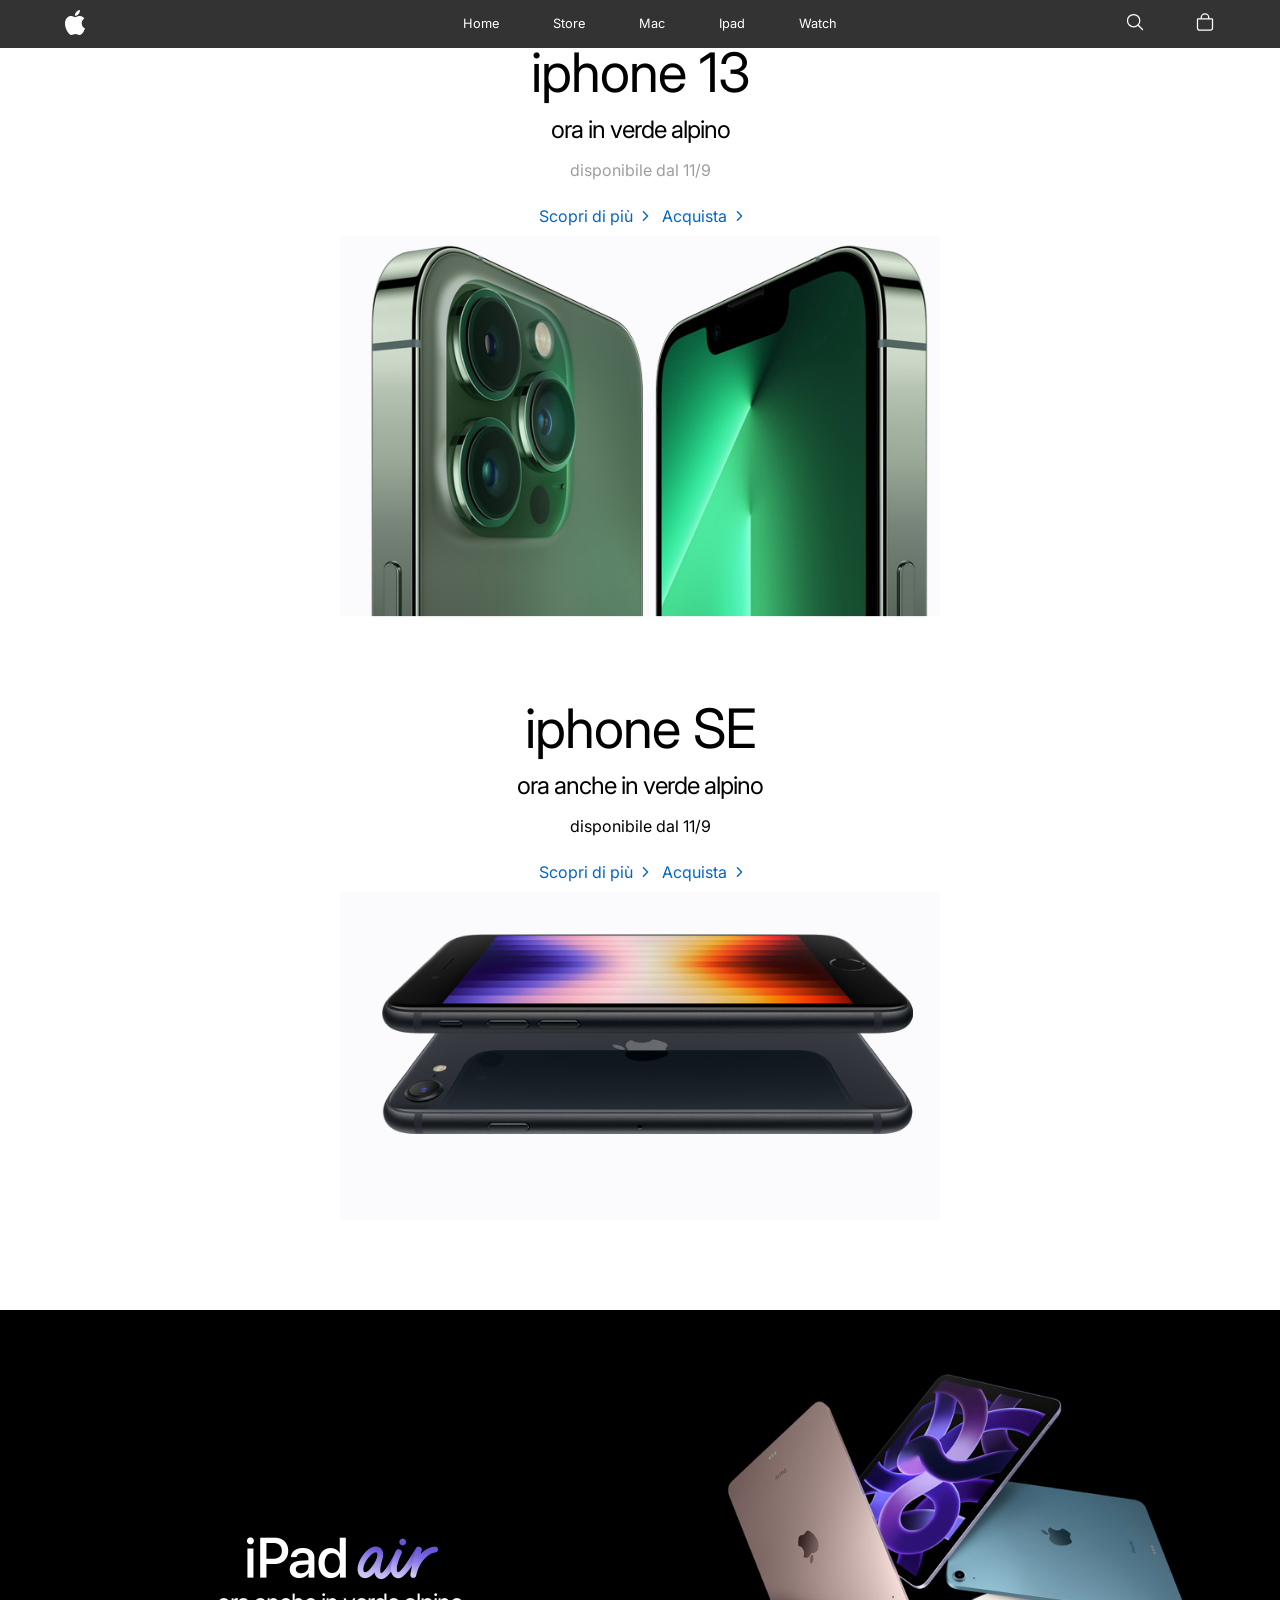
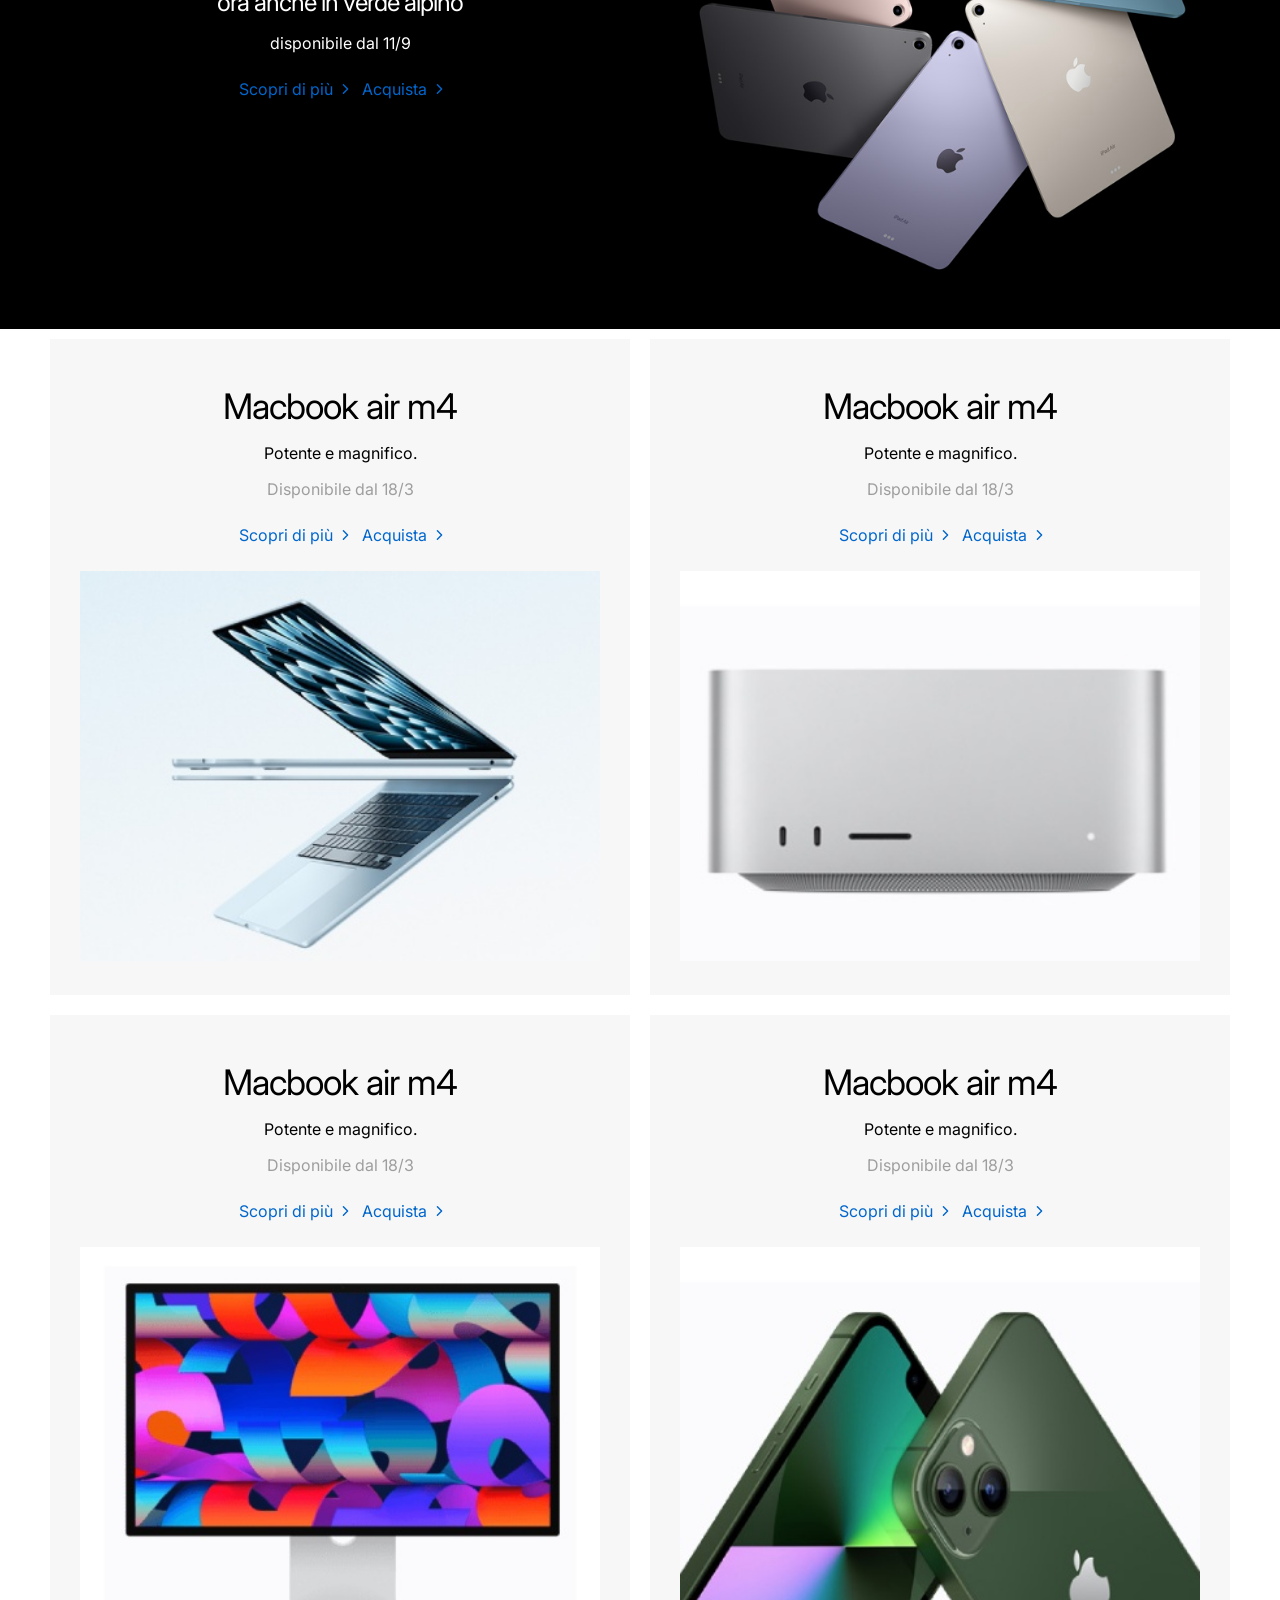
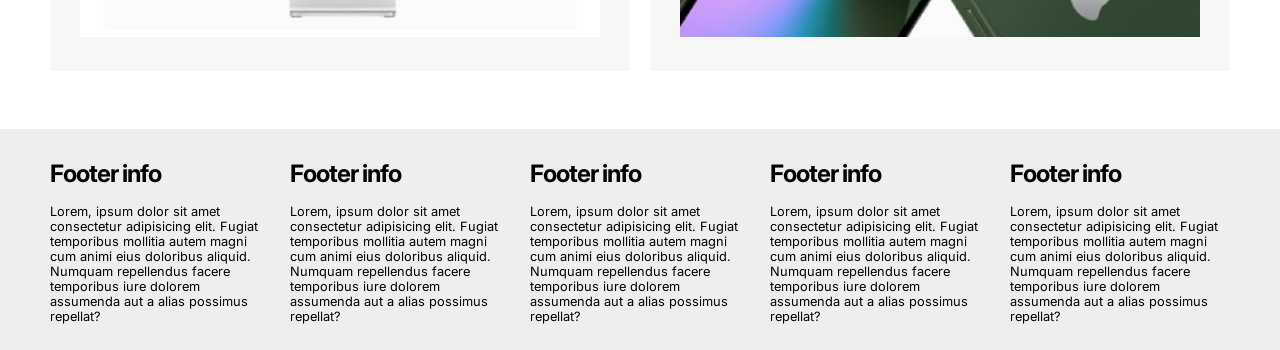
<file: Modulo 1/Apple v1/index.html>
<!DOCTYPE html>
<html lang="en">
<head>
    <meta charset="UTF-8">
    <meta name="viewport" content="width=device-width, initial-scale=1.0">
    <title>Apple Home</title>

    <link rel="preconnect" href="https://fonts.googleapis.com">
    <link rel="preconnect" href="https://fonts.gstatic.com" crossorigin>
    <link href="https://fonts.googleapis.com/css2?family=Inter:ital,opsz,wght@0,14..32,100..900;1,14..32,100..900&family=Lato:ital,wght@0,300;0,400;0,700;0,900;1,400&family=Staatliches&display=swap" rel="stylesheet">

    <link rel="stylesheet" href="style.css">
</head>
<body>



<!-- Menù -->
<header class="header__bg">
    <div class="header">
        <!-- Logo -->
        <a href="#" class="header__logo"><img src="Apple_logo_black.svg" class="icons" alt=""></a>
                <!-- Link -->
                <ul class="header__menu">
                    <li><a href="#">Home</a></li>
                    <li><a href="#">Store</a></li>
                    <li><a href="#">Mac</a></li>
                    <li><a href="#">Ipad</a></li>
                    <li><a href="#">Watch</a></li>
                </ul>
        <!-- Icone/bottone -->
        <div class="header__icons">
            <a href="#"><img src="search-outline.svg" class="icons" alt=""></a>
            <a href="#"><img src="bag-outline.svg" class="icons" alt=""></a>
        </div>
        <!-- Hamburger -->
         <div class="hamburger">
            <span></span>
            <span></span>
         </div>
    </div>
</header>


<div class="spacer"></div>


<div class="cover--small">
    <h1 class="fw-normal">iphone 13</h1>
    <h3 class="fw-normal">ora in verde alpino</h3>
    <p class="text-grey">disponibile dal 11/9</p>
    <div>
        <a href="#" class="button button-a">Scopri di più <img src="Img/angle.svg" alt=""></a>
        <a href="#" class="button button-a">Acquista<img src="Img/angle.svg" alt=""></a>
    </div>
    <img src="Img/iphone.png" class="img-res" alt="">
</div>






<div class="cover--small mt-5">
    <h2 class="text-1 fw-normal">iphone SE</h2>
    <h3 class="fw-normal">ora anche in verde alpino</h3>
    <p>disponibile dal 11/9</p>
    <div>
        <a href="#" class="button button-a">Scopri di più <img src="Img/angle.svg" alt=""></a>
        <a href="#" class="button button-a">Acquista<img src="Img/angle.svg" alt=""></a>
    </div>
    <img src="Img/iphone-se.png" class="img-res" alt="">
</div>






<div class="bg-black">
    <div class="doppia mt-5">

        <div class="col-50 text-center p-3">
            <img src="Img/ipad-title.png" alt="">
            <h3 class="fw-normal">ora anche in verde alpino</h3>
            <p>disponibile dal 11/9</p>
            <div>
                <a href="#" class="button button-a">Scopri di più <img src="Img/angle.svg" alt=""></a>
                <a href="#" class="button button-a">Acquista<img src="Img/angle.svg" alt=""></a>
            </div>  
        </div>

        <div class="col-50 p-3">
            <img src="Img/ipad.png" class="img-res" alt="">
        </div>

    </div>
</div>





    <div class="grid">
        <div class="col-50">
            <div class="card">
                <h2 class="fw-normal mt-1">Macbook air m4</h2>
                <p>Potente e magnifico.</p>
                <p class="text-grey">Disponibile dal 18/3</p>
                <div>
                    <a href="#" class="button button-a">Scopri di più <img src="Img/angle.svg" alt=""></a>
                    <a href="#" class="button button-a">Acquista<img src="Img/angle.svg" alt=""></a>
                </div> 
                <img src="Macbook air.jpg" class="img-res mt-1" alt="">
            </div>
        </div>
        <div class="col-50">
            <div class="card">
                <h2 class="fw-normal mt-1">Macbook air m4</h2>
                <p>Potente e magnifico.</p>
                <p class="text-grey">Disponibile dal 18/3</p>
                <div>
                    <a href="#" class="button button-a">Scopri di più <img src="Img/angle.svg" alt=""></a>
                    <a href="#" class="button button-a">Acquista<img src="Img/angle.svg" alt=""></a>
                </div> 
                <img src="mac studio.jpg" class="img-res mt-1" alt="">
            </div>
        </div>
    </div>



    <div class="grid">
        <div class="col-50">
            <div class="card">
                <h2 class="fw-normal mt-1">Macbook air m4</h2>
                <p>Potente e magnifico.</p>
                <p class="text-grey">Disponibile dal 18/3</p>
                <div>
                    <a href="#" class="button button-a">Scopri di più <img src="Img/angle.svg" alt=""></a>
                    <a href="#" class="button button-a">Acquista<img src="Img/angle.svg" alt=""></a>
                </div> 
                <img src="Mac.jpg" class="img-res mt-1" alt="">
            </div>
        </div>
        <div class="col-50">
            <div class="card">
                <h2 class="fw-normal mt-1">Macbook air m4</h2>
                <p>Potente e magnifico.</p>
                <p class="text-grey">Disponibile dal 18/3</p>
                <div>
                    <a href="#" class="button button-a">Scopri di più <img src="Img/angle.svg" alt=""></a>
                    <a href="#" class="button button-a">Acquista<img src="Img/angle.svg" alt=""></a>
                </div> 
                <img src="iphone 2.jpg" class="img-res mt-1" alt="">
            </div>
        </div>
    </div>




<div class="footer">
    <div class="grid">
        <div class="col-20">
            <h3>Footer info</h3>
            <p>Lorem, ipsum dolor sit amet consectetur adipisicing elit. Fugiat temporibus mollitia autem magni cum animi eius doloribus aliquid. Numquam repellendus facere temporibus iure dolorem assumenda aut a alias possimus repellat?</p>
        </div>
        <div class="col-20">
            <h3>Footer info</h3>
            <p>Lorem, ipsum dolor sit amet consectetur adipisicing elit. Fugiat temporibus mollitia autem magni cum animi eius doloribus aliquid. Numquam repellendus facere temporibus iure dolorem assumenda aut a alias possimus repellat?</p>
        </div>
        <div class="col-20">
            <h3>Footer info</h3>
            <p>Lorem, ipsum dolor sit amet consectetur adipisicing elit. Fugiat temporibus mollitia autem magni cum animi eius doloribus aliquid. Numquam repellendus facere temporibus iure dolorem assumenda aut a alias possimus repellat?</p>
        </div>
        <div class="col-20">
            <h3>Footer info</h3>
            <p>Lorem, ipsum dolor sit amet consectetur adipisicing elit. Fugiat temporibus mollitia autem magni cum animi eius doloribus aliquid. Numquam repellendus facere temporibus iure dolorem assumenda aut a alias possimus repellat?</p>
        </div>
        <div class="col-20">
            <h3>Footer info</h3>
            <p>Lorem, ipsum dolor sit amet consectetur adipisicing elit. Fugiat temporibus mollitia autem magni cum animi eius doloribus aliquid. Numquam repellendus facere temporibus iure dolorem assumenda aut a alias possimus repellat?</p>
        </div>
    </div>
</div>


    
</body>
</html>

<script>

    /*  -----------------------------------------------------------------------------------------------
      Menu mobile
    --------------------------------------------------------------------------------------------------- */
    let ham = document.querySelector('.hamburger');
    let menu = document.querySelector('.header__menu');

    ham.addEventListener("click", function() {
      menu.classList.toggle('header__menu--open');
      ham.classList.toggle('menu__open');
    });

</script>
</file>
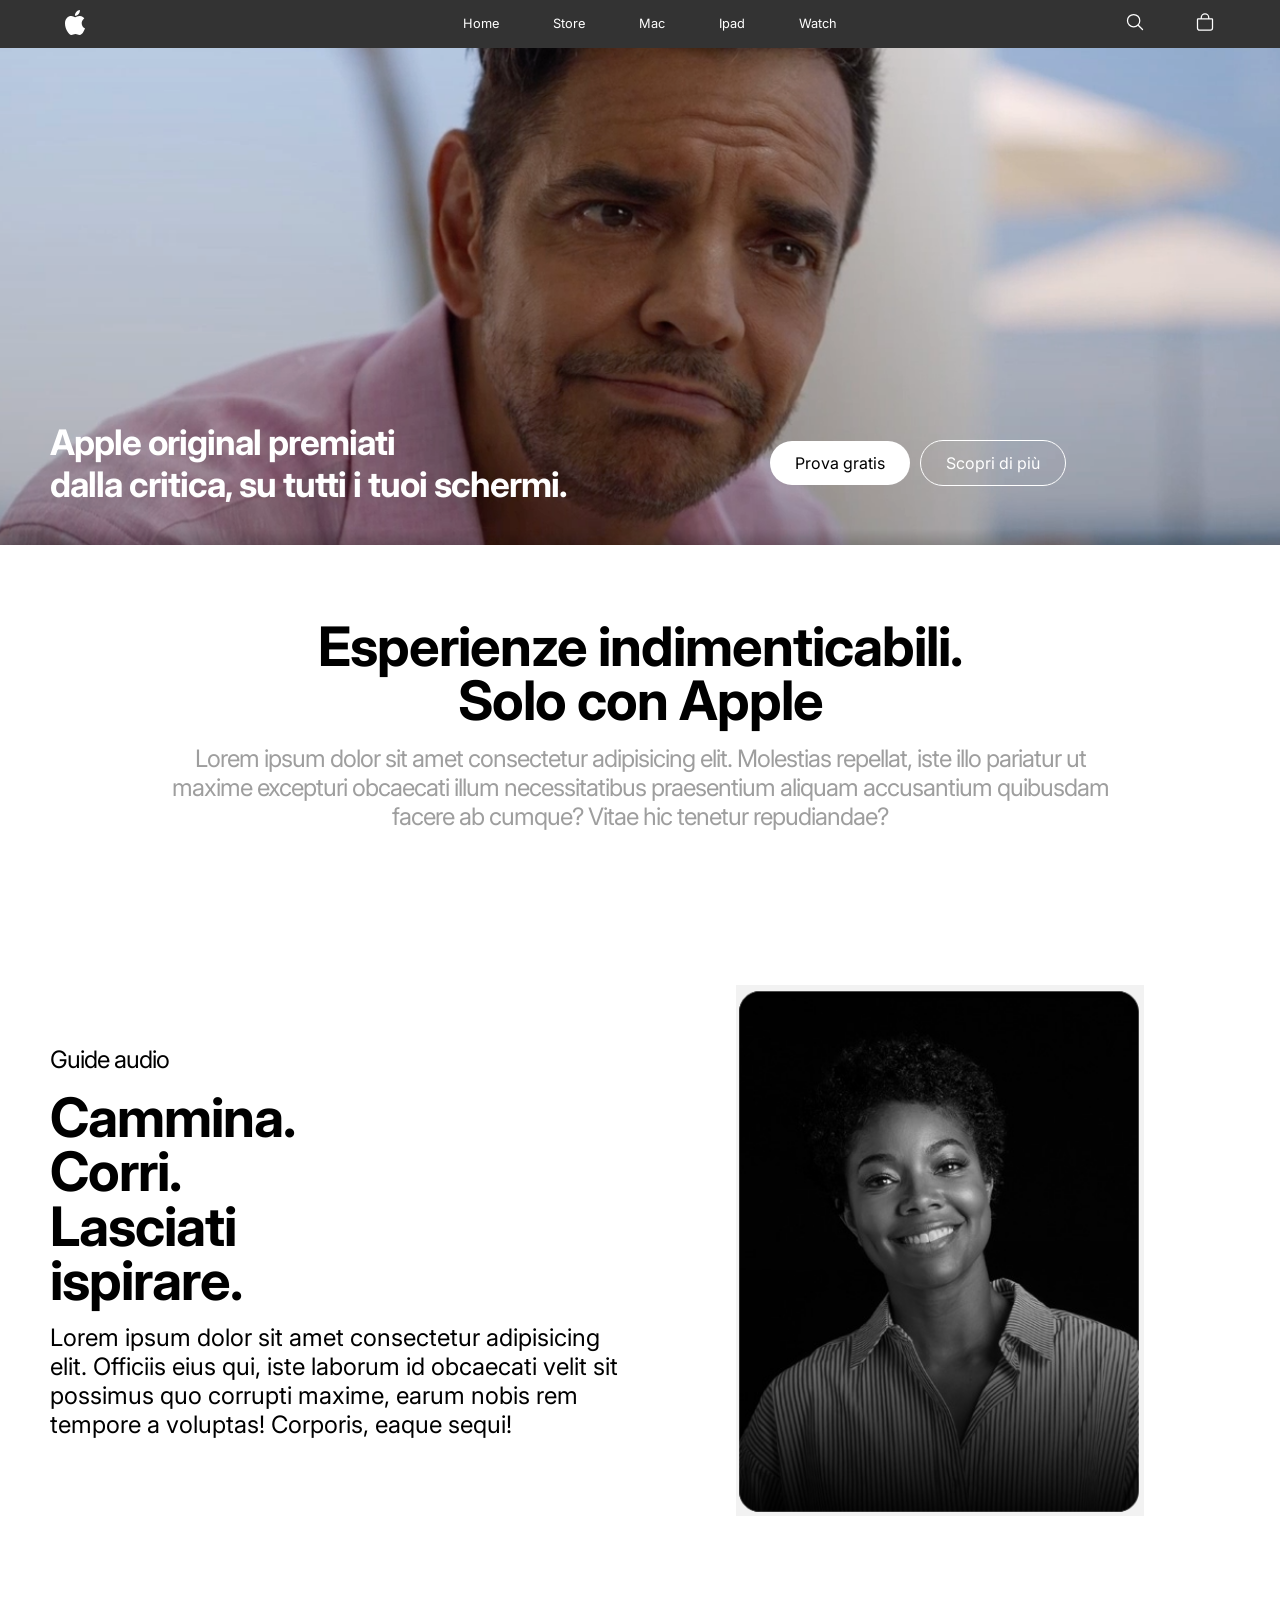
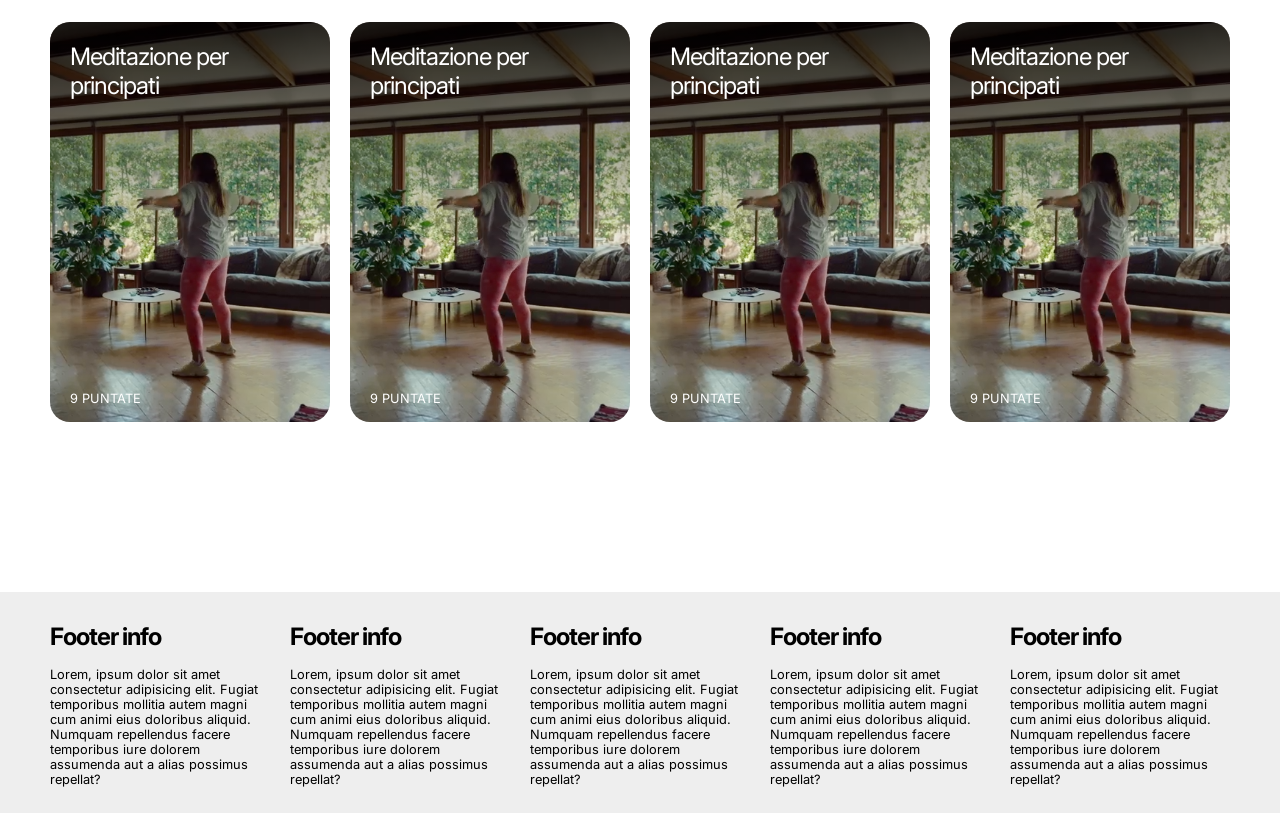
<file: Modulo 1/Apple v1/componets.html>
<!DOCTYPE html>
<html lang="en">
<head>
    <meta charset="UTF-8">
    <meta name="viewport" content="width=device-width, initial-scale=1.0">
    <title>Apple</title>

    <link rel="preconnect" href="https://fonts.googleapis.com">
    <link rel="preconnect" href="https://fonts.gstatic.com" crossorigin>
    <link href="https://fonts.googleapis.com/css2?family=Inter:ital,opsz,wght@0,14..32,100..900;1,14..32,100..900&family=Lato:ital,wght@0,300;0,400;0,700;0,900;1,400&family=Staatliches&display=swap" rel="stylesheet">

    <link rel="stylesheet" href="style.css">
</head>
<body>



<!-- Menù -->
<header class="header__bg">
    <div class="header">
        <!-- Logo -->
        <a href="#" class="header__logo"><img src="Apple_logo_black.svg" class="icons" alt=""></a>
                <!-- Link -->
                <ul class="header__menu">
                    <li><a href="#">Home</a></li>
                    <li><a href="#">Store</a></li>
                    <li><a href="#">Mac</a></li>
                    <li><a href="#">Ipad</a></li>
                    <li><a href="#">Watch</a></li>
                </ul>
        <!-- Icone/bottone -->
        <div class="header__icons">
            <a href="#"><img src="search-outline.svg" class="icons" alt=""></a>
            <a href="#"><img src="bag-outline.svg" class="icons" alt=""></a>
        </div>
        <!-- Hamburger -->
         <div class="hamburger">
            <span></span>
            <span></span>
         </div>
    </div>
</header>


<div class="spacer"></div>



<div class="cover cover--image" style="background: url(Img/cover.png) no-repeat center center; background-size: cover;">
    <div class="cover__content">
        <div class="grid">
            <div class="col-60">
                <h2>Apple original premiati <br> dalla critica, su tutti i tuoi schermi.</h2>
            </div>
            <div class="col-40 items-center">            
                <a href="#" class="button">Prova gratis</a> <a href="#" class="button button--2">Scopri di più</a>  
            </div>
        </div>
    </div>
</div>



<div class="grid grid--center mt-4">
    <div class="col-80 text-center">
        <h2 class="text-1">Esperienze indimenticabili. <br> Solo con Apple</h2>
        <h3 class="text-grey fw-normal">Lorem ipsum dolor sit amet consectetur adipisicing elit. Molestias 
            repellat, iste illo pariatur ut maxime excepturi obcaecati illum necessitatibus praesentium aliquam 
            accusantium quibusdam facere ab cumque? Vitae hic tenetur repudiandae?</h3>
    </div>
</div>



<div class="grid mt-2 items-center">
    <div class="col-50">
        <h3 class="fw-normal">Guide audio</h3>
        <h2 class="text-1">Cammina. <br> Corri. <br> Lasciati <br> ispirare.</h2>
        <p class="text-3">Lorem ipsum dolor sit amet consectetur adipisicing elit. Officiis eius qui, iste laborum id obcaecati velit 
            sit possimus quo corrupti maxime, earum nobis rem tempore a voluptas! Corporis, eaque sequi!</p>
    </div>
    <div class="col-50 pp-8 o-center"><img class="img-res" src="Img/person.png" alt=""></div>
</div>





<div class="grid text-white mb-10">
    <div class="col-25">
        <div class="tiles" style="background: url(Img/tiles.png) no-repeat center center; background-size: cover;">
            <div class="tiles__content">
                <h3 class="fw-normal">Meditazione per <br> principati</h3>
                <p>9 PUNTATE</p>
            </div>
        </div>
    </div>
    <div class="col-25">
        <div class="tiles" style="background: url(Img/tiles.png) no-repeat center center; background-size: cover;">
            <div class="tiles__content">
                <h3 class="fw-normal">Meditazione per <br> principati</h3>
                <p>9 PUNTATE</p>
            </div>
        </div>
    </div>
    <div class="col-25">
        <div class="tiles" style="background: url(Img/tiles.png) no-repeat center center; background-size: cover;">
            <div class="tiles__content">
                <h3 class="fw-normal">Meditazione per <br> principati</h3>
                <p>9 PUNTATE</p>
            </div>
        </div>
    </div>
    <div class="col-25">
        <div class="tiles" style="background: url(Img/tiles.png) no-repeat center center; background-size: cover;">
            <div class="tiles__content">
                <h3 class="fw-normal">Meditazione per <br> principati</h3>
                <p>9 PUNTATE</p>
            </div>
        </div>
    </div>
</div>







<div class="footer">
    <div class="grid">
        <div class="col-20">
            <h3>Footer info</h3>
            <p>Lorem, ipsum dolor sit amet consectetur adipisicing elit. Fugiat temporibus mollitia autem magni cum animi eius doloribus aliquid. Numquam repellendus facere temporibus iure dolorem assumenda aut a alias possimus repellat?</p>
        </div>
        <div class="col-20">
            <h3>Footer info</h3>
            <p>Lorem, ipsum dolor sit amet consectetur adipisicing elit. Fugiat temporibus mollitia autem magni cum animi eius doloribus aliquid. Numquam repellendus facere temporibus iure dolorem assumenda aut a alias possimus repellat?</p>
        </div>
        <div class="col-20">
            <h3>Footer info</h3>
            <p>Lorem, ipsum dolor sit amet consectetur adipisicing elit. Fugiat temporibus mollitia autem magni cum animi eius doloribus aliquid. Numquam repellendus facere temporibus iure dolorem assumenda aut a alias possimus repellat?</p>
        </div>
        <div class="col-20">
            <h3>Footer info</h3>
            <p>Lorem, ipsum dolor sit amet consectetur adipisicing elit. Fugiat temporibus mollitia autem magni cum animi eius doloribus aliquid. Numquam repellendus facere temporibus iure dolorem assumenda aut a alias possimus repellat?</p>
        </div>
        <div class="col-20">
            <h3>Footer info</h3>
            <p>Lorem, ipsum dolor sit amet consectetur adipisicing elit. Fugiat temporibus mollitia autem magni cum animi eius doloribus aliquid. Numquam repellendus facere temporibus iure dolorem assumenda aut a alias possimus repellat?</p>
        </div>
    </div>
</div>


    
</body>
</html>

<script>

    /*  -----------------------------------------------------------------------------------------------
      Menu mobile
    --------------------------------------------------------------------------------------------------- */
    let ham = document.querySelector('.hamburger');
    let menu = document.querySelector('.header__menu');

    ham.addEventListener("click", function() {
      menu.classList.toggle('header__menu--open');
      ham.classList.toggle('menu__open');
    });

</script>
</file>
<file: Modulo 1/Apple v1/style.css>
/* ! Reset */
body, html{ font-size: 16px; font-family: -apple-system, BlinkMacSystemFont, "Segoe UI", "Roboto", "Helvetica Neue", Arial, sans-serif; box-sizing: border-box;margin: 0;padding: 0;}
*,*:before,*:after{ box-sizing: border-box; }
h1,h2,h3,h4,h5,h6, p, ol, ul{margin: 0;padding: 0;}
ol,ul{list-style-type: none;}
img{height: auto;}
a{text-decoration: none; color: #06c;}
hr{border:none; border-bottom: 1px solid #ddd}


body{font-family: inter;}


/* ! Dimensioni fotns */
.text-0{font-size: 5rem;  line-height: 1;}
h1, .text-1{font-size: 3.4rem;  line-height: 1;}
h2, .text-2{font-size: 2.2rem;}
h3, .text-3{font-size: 1.5rem;}
h4, p, .text-4{font-size: 1rem;}

h1,h2,h3,h4,p,ol,ul{margin-bottom: 1rem;}

h1,h2,h3,h4{letter-spacing: -1px;}

@media (max-width: 768px) {
    .text-0{font-size: 3rem;}
    h1, .text-1{font-size: 2.4rem;}
    h2, .text-2{font-size: 1.8rem;}
    h3, .text-3{font-size: 1.2rem;}
    h4, p, .text-4{font-size: 0.8rem;}   
}






/* ! Menù */
.header__bg{background: #333; position: absolute; position: fixed; width: 100%; z-index: 999;}
.header{display: flex; max-width: 1200px; margin: auto; justify-content: space-between; align-items: center;}
.header a{color: #fff; display: inline-block; padding: 10px 25px; font-size: 0.8rem;}
.header__menu li{display: inline-block;}
.header__menu{margin-bottom: 0; width: 100%; text-align: center;}
.header__logo{font-weight: bold; width: 30%;}
.header__icons{width: 30%; display: flex; justify-content: flex-end;}

.hamburger{display: none; padding: 10px 20px;}
.hamburger span{width: 30px; height: 2px; background: white; display: block; margin: 8px 0px;  transition: all 0.3s cubic-bezier(.215, .61, .355, 1);}

.menu__open span:nth-child(1){rotate: -45deg; transform: translateX(-7.5px);}
.menu__open span:nth-child(2){rotate: 45deg; transform: translateX(-7.5px);}


@media (max-width: 768px) {
    .hamburger{display: block;}
    .header__icons{position: absolute; right: 60px;}
    .header__icons a{padding: 5px 10px;}

    .header__menu{transform: translatex(100%); position: absolute; background: #333; top: 40px; height: 100dvh; padding-top: 40px; transition: all 0.3s cubic-bezier(.215, .61, .355, 1);}
    .header__menu li{display: block;}
    .header__menu li a{font-size: 1rem; border-bottom: #e8e8e8 0.6px solid; width: 30%; padding: 30px;}
    .header__menu--open{transform: translatex(0%);}
}







/* ! Bottoni */
.button{font-size: 1rem; background: #ffffff; color: #000; border-radius: 100px; padding: 12px 25px; display: inline-block;}
.button--2{background: transparent; color: white; border-radius: 100px; border: white 1px solid; margin-left: 10px;}
.button--red{background: red;}
.button--white{background: white; color: #000;}


.button-a{background: transparent; padding: 10px 20px 10px 5px; position: relative; color: #06c;}
.button-a:hover{background: transparent; color: #06c;}
.button-a img{position: absolute; width: 15px; right: 0; top: 50%; transform: translateY(-50%);}



 




/* ! Componenti------------------------------------------------------------------------------------------------------*/



/* ! Cover */
.cover{padding: 30px; display: flex; text-align: center; flex-flow: column; align-items: center; justify-content: center;}
.cover--image{height: 500px; color: white; justify-content: flex-end;} 
.cover__content{width: 100%;}
.cover--image .cover__content{ text-align: left;}
.cover--image .cover__content h2{margin: 0;}
.cover--small{max-width: 600px; text-align: center; margin: auto;}
.cover--dark{background: #333; height: 60vh; color: white;}
.doppia{background: #000; max-width: 1200px; margin: auto; color: white; display: flex; justify-content: center; align-items: center; flex-wrap: wrap;}



/* ! Card */
.card{background: #f7f7f7; padding: 30px; text-align: center; max-width: 1200px;}



/* ! Tiles */
.tiles{height: 400px; max-width: 300px; border-radius: 20px; position: relative; margin: auto; overflow: hidden;}
.tiles__content{height: 100%; padding: 20px; background: #000000;background: linear-gradient(180deg, rgba(0, 0, 0, 0.7) 0%, rgba(250, 250, 250, 0) 58%);}
.tiles__content p{position: absolute; bottom: 0; font-size: 0.8rem;}





/* ! Footer */
.footer{background: #eee; margin-top: 3rem; padding-top: 20px;}
.footer p{font-size: 0.8rem;}






/* ! Sistema di griglie */
.grid{display: flex; flex-wrap: wrap; max-width: 1200px; margin: 0 auto;}
.grid--center{justify-content: center;}
.grid--small{max-width: 800px;}
.grid--full{max-width: 100%;}
     
.col-20{width: 20%;}
.col-25{width: 25%;}
.col-30{width: 30%;}
.col-33{width: 33.33%;}
.col-40{width: 40%;}
.col-50{width: 50%;}
.col-60{width: 60%;}
.col-70{width: 70%;}
.col-80{width: 80%;}
.col-90{width: 90%;}
.col-100{width: 100%;}

[class*='col-']{padding: 10px;}

@media (max-width: 768px) {
    [class*='col-']{width: 100%;}
    .sma-50{width: 50%;}
    .sma-33{width: 33.33%;}
}









/* ! Comandi rapidi */
.mt-0{margin-top: 0rem;}
.mt-1{margin-top: 1rem;}
.mt-2{margin-top: 2rem;}
.mt-3{margin-top: 3rem;}
.mt-4{margin-top: 4rem;}
.mt-5{margin-top: 5rem;}
.mt-10{margin-top: 10rem;}


.mb-0{margin-bottom: 0rem;}
.mb-1{margin-bottom: 1rem;}
.mb-2{margin-bottom: 2rem;}
.mb-3{margin-bottom: 3rem;}
.mb-4{margin-bottom: 4rem;}
.mb-5{margin-bottom: 5rem;}
.mb-10{margin-bottom: 10rem;}


.p-0{padding: 0rem;}
.p-1{padding: 1rem;}
.p-2{padding: 2rem;}
.p-3{padding: 3rem;}
.p-4{padding: 4rem;}
.p-5{padding: 5rem;}
.p-10{padding: 10rem;}



.pp-4{padding: 4%;}
.pp-5{padding: 5%;}
.pp-6{padding: 6%;}
.pp-7{padding: 7%;}
.pp-8{padding: 8%;}
.pp-9{padding: 9%;}
.pp-10{padding: 10%;}

.spacer{height: 45px;}


.text-center{text-align: center;}
.text-left{text-align: left;}
.text-right{text-align: right;}

.fw-light{font-weight: 300;}
.fw-normal{font-weight: normal;}
.fw-bold{font-weight: 700;}
.fw-black {font-weight: 900;}

.text-grey{color: #9e9e9e;}
.text-white{color: white;}

.bg-black{background: #000;}

.br{border: 1px solid red;}

.img-res{width: 100%;}
.icons{width: 20px; filter: invert(1);}
.v-center{display: flex; justify-content: center; flex-flow: column;}
.o-center{display: flex; justify-content: center; }
.items-center{display: flex; align-items: center;}
.m-auto{margin: auto;}

.none{display: none;}

@media (max-width: 768px) 
{.sma-none{display: none;}}
</file>
